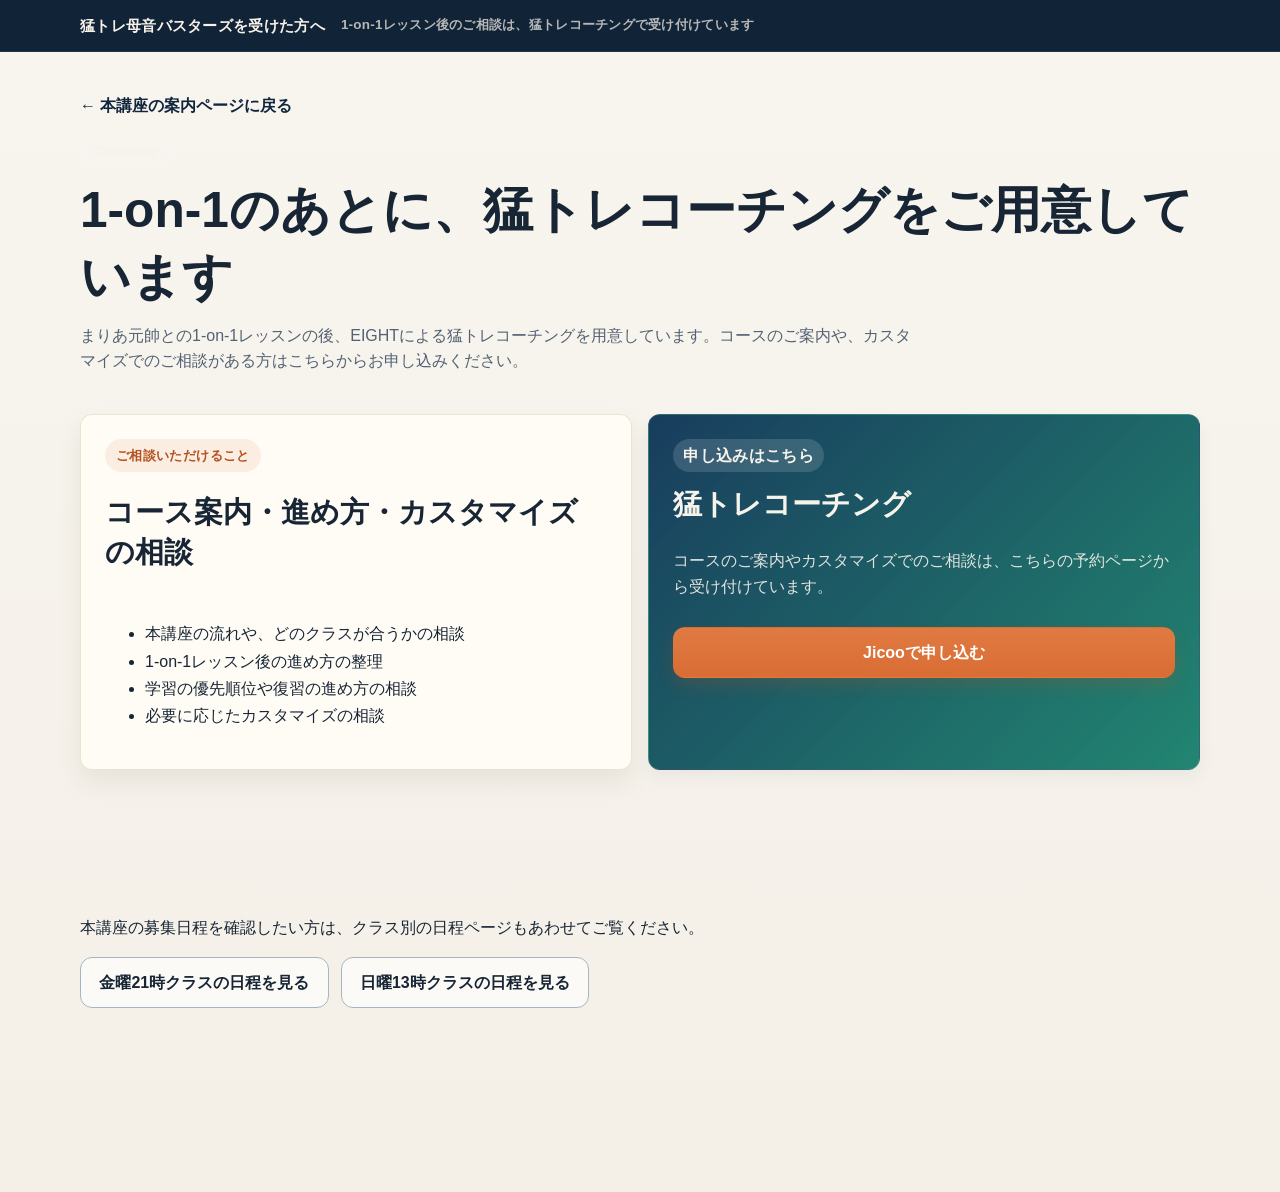
<file: coaching.html>
<!doctype html>
<html lang="ja">
  <head>
    <meta charset="UTF-8" />
    <meta name="viewport" content="width=device-width, initial-scale=1.0" />
    <title>猛トレコーチング｜猛トレ母音バスターズ参加者向け</title>
    <meta
      name="description"
      content="まりあ元帥との1-on-1レッスン後に受けられる、EIGHTによる猛トレコーチングのご案内ページです。"
    />
    <link rel="stylesheet" href="styles.css" />
  </head>
  <body class="schedule-page coaching-page">
    <div class="notice-bar">
      <div class="container notice-inner">
        <p class="notice-title">猛トレ母音バスターズを受けた方へ</p>
        <p class="notice-meta">1-on-1レッスン後のご相談は、猛トレコーチングで受け付けています</p>
      </div>
    </div>

    <header class="section-space page-hero">
      <div class="container reveal">
        <a class="back-link" href="index.html">← 本講座の案内ページに戻る</a>
        <div class="page-hero-copy">
          <p class="hero-kicker">Coaching</p>
          <h1>1-on-1のあとに、猛トレコーチングをご用意しています</h1>
          <p class="section-intro">
            まりあ元帥との1-on-1レッスンの後、EIGHTによる猛トレコーチングを用意しています。コースのご案内や、カスタマイズでのご相談がある方はこちらからお申し込みください。
          </p>
        </div>

        <div class="coaching-grid">
          <article class="offer-card coaching-card">
            <p class="offer-kicker">ご相談いただけること</p>
            <h2>コース案内・進め方・カスタマイズの相談</h2>
            <ul>
              <li>本講座の流れや、どのクラスが合うかの相談</li>
              <li>1-on-1レッスン後の進め方の整理</li>
              <li>学習の優先順位や復習の進め方の相談</li>
              <li>必要に応じたカスタマイズの相談</li>
            </ul>
          </article>

          <article class="schedule-card coaching-card coaching-card-accent">
            <p class="schedule-badge">申し込みはこちら</p>
            <h2>猛トレコーチング</h2>
            <p>コースのご案内やカスタマイズでのご相談は、こちらの予約ページから受け付けています。</p>
            <a
              class="btn btn-primary"
              href="https://www.jicoo.com/t/eimari/e/5_bTXBk9Qv0w"
              target="_blank"
              rel="noopener noreferrer"
              >Jicooで申し込む</a
            >
          </article>
        </div>
      </div>
    </header>

    <main>
      <section class="section-space">
        <div class="container reveal">
          <div class="page-link-panel">
            <p>本講座の募集日程を確認したい方は、クラス別の日程ページもあわせてご覧ください。</p>
            <div class="page-link-actions">
              <a class="btn btn-ghost" href="schedule.html#friday">金曜21時クラスの日程を見る</a>
              <a class="btn btn-ghost" href="schedule.html#sunday">日曜13時クラスの日程を見る</a>
            </div>
          </div>
        </div>
      </section>
    </main>

    <script src="script.js"></script>
  </body>
</html>
</file>
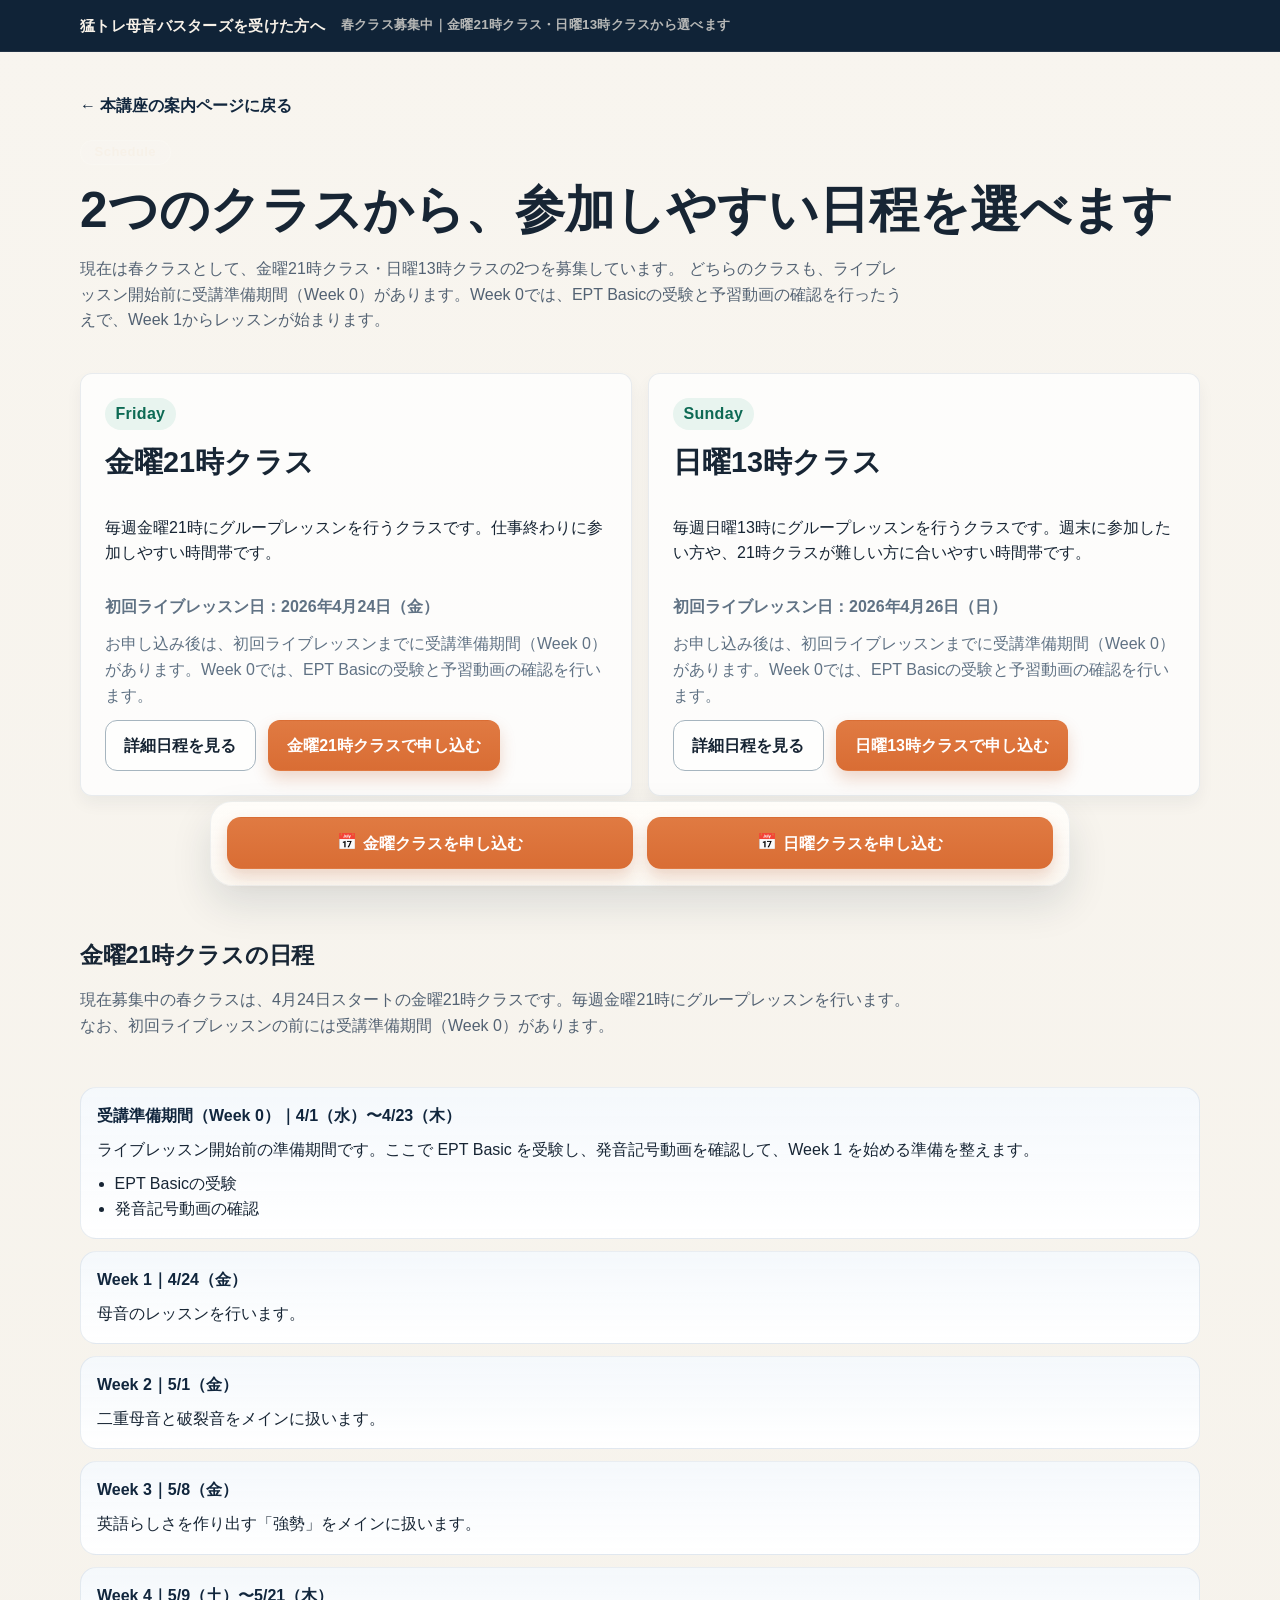
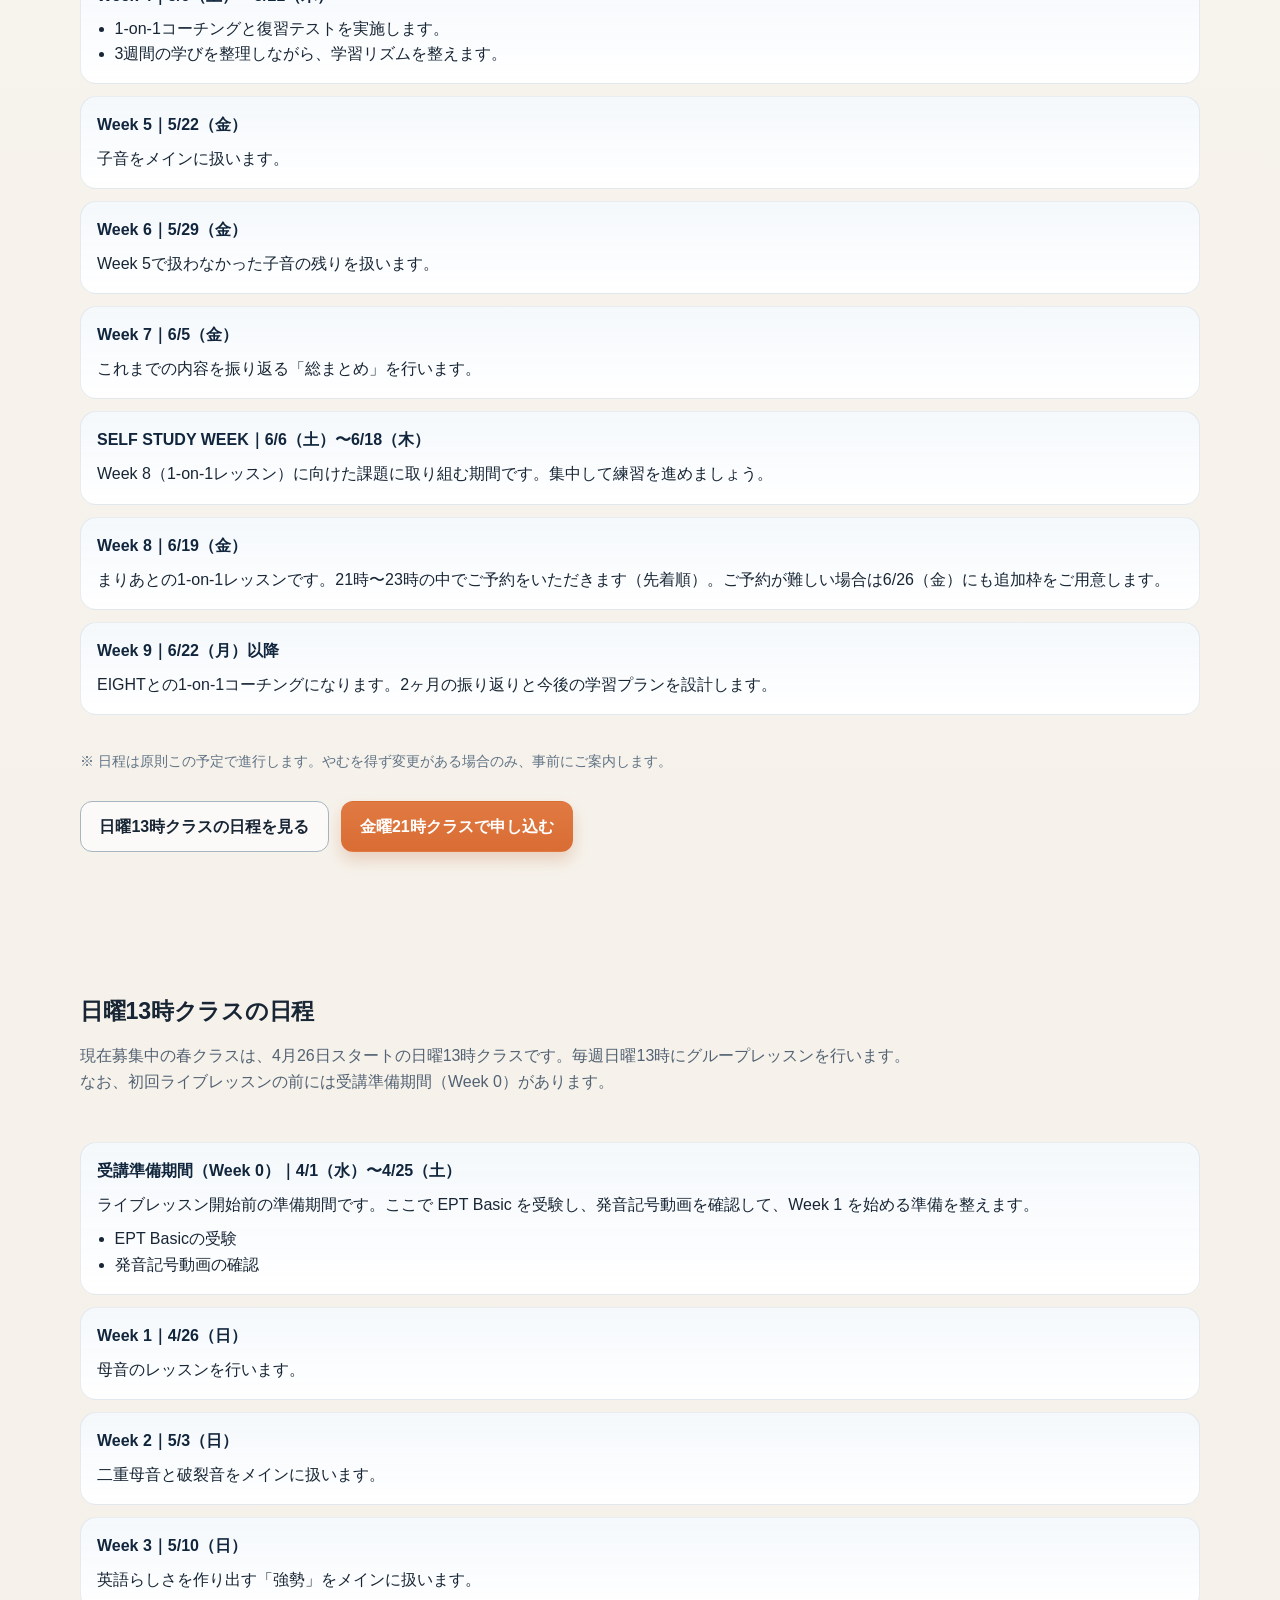
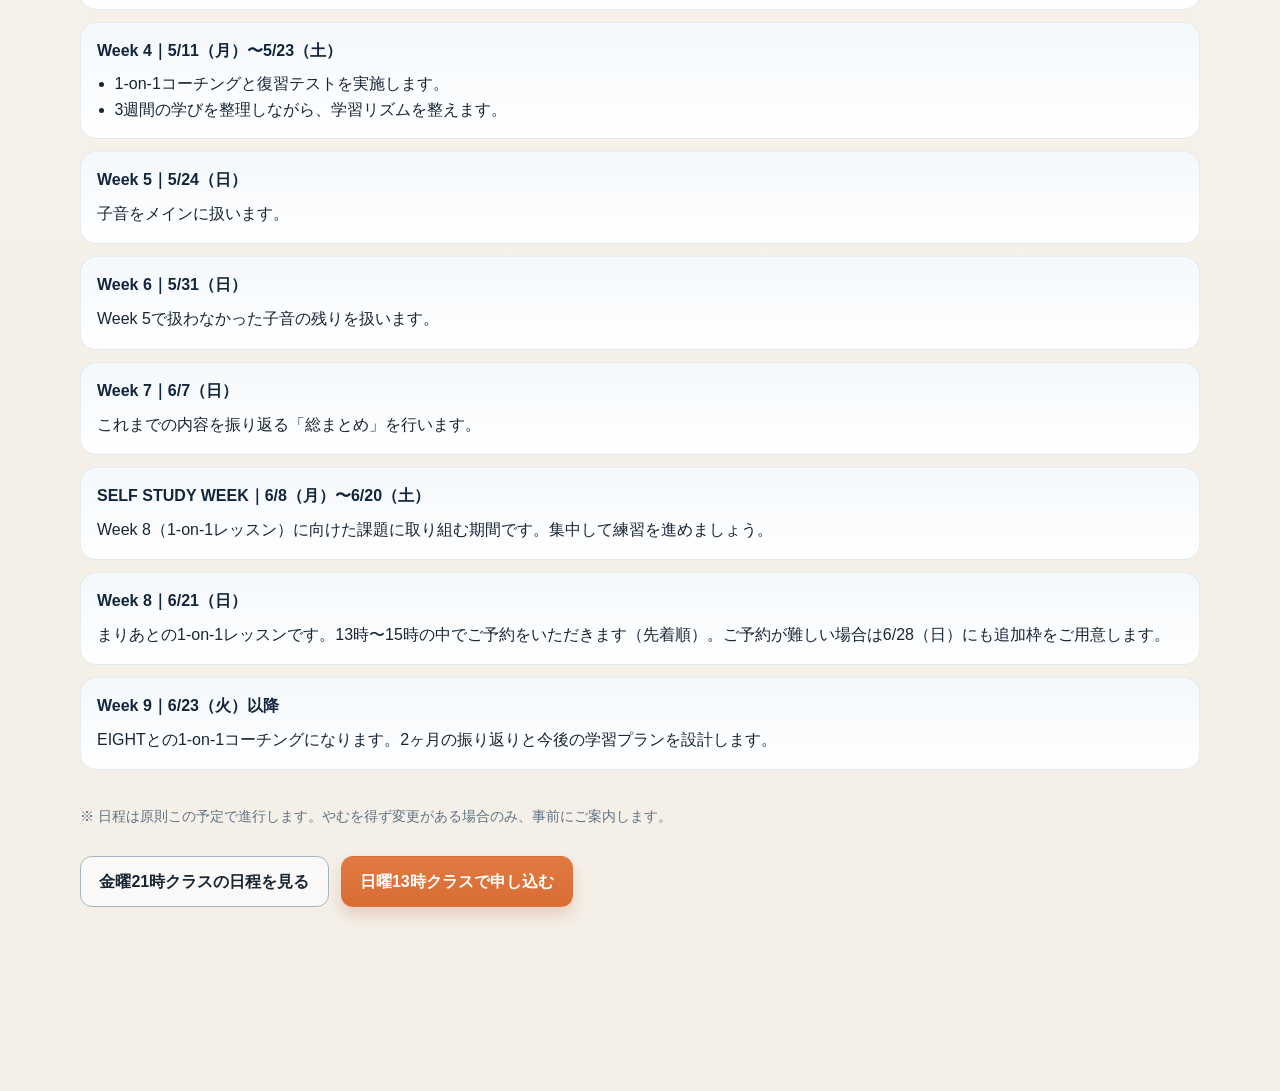
<file: schedule.html>
<!doctype html>
<html lang="ja">
  <head>
    <meta charset="UTF-8" />
    <meta name="viewport" content="width=device-width, initial-scale=1.0" />
    <title>募集日程｜猛トレ母音バスターズ参加者向け 本講座</title>
    <meta
      name="description"
      content="猛トレ参加者向け9週間講座の募集日程ページです。金曜21時クラス・日曜13時クラスの初回ライブレッスン日と受講準備期間（Week 0）を確認できます。"
    />
    <link rel="stylesheet" href="styles.css" />
  </head>
  <body class="schedule-page">
    <div class="notice-bar">
      <div class="container notice-inner">
        <p class="notice-title">猛トレ母音バスターズを受けた方へ</p>
        <p class="notice-meta">春クラス募集中｜金曜21時クラス・日曜13時クラスから選べます</p>
      </div>
    </div>

    <header class="section-space page-hero">
      <div class="container reveal">
        <a class="back-link" href="index.html">← 本講座の案内ページに戻る</a>
        <div class="page-hero-copy">
          <p class="hero-kicker">Schedule</p>
          <h1>2つのクラスから、参加しやすい日程を選べます</h1>
          <p class="section-intro">
            現在は春クラスとして、金曜21時クラス・日曜13時クラスの2つを募集しています。
            どちらのクラスも、ライブレッスン開始前に受講準備期間（Week 0）があります。Week 0では、EPT Basicの受験と予習動画の確認を行ったうえで、Week 1からレッスンが始まります。
          </p>
        </div>
        <div class="schedule-choice-grid">
          <article class="schedule-card">
            <p class="schedule-badge">Friday</p>
            <h2>金曜21時クラス</h2>
            <p>毎週金曜21時にグループレッスンを行うクラスです。仕事終わりに参加しやすい時間帯です。</p>
            <p class="schedule-start">初回ライブレッスン日：2026年4月24日（金）</p>
            <p class="schedule-prep-note">お申し込み後は、初回ライブレッスンまでに受講準備期間（Week 0）があります。Week 0では、EPT Basicの受験と予習動画の確認を行います。</p>
            <div class="page-link-actions">
              <a class="btn btn-ghost" href="#friday">詳細日程を見る</a>
              <a
                class="btn btn-primary"
                href="https://mosh.jp/services/cd2b8b1f65c8422987461fc9837e1b64?openExternalBrowser=1"
                target="_blank"
                rel="noopener noreferrer"
                >金曜21時クラスで申し込む</a
              >
            </div>
          </article>
          <article class="schedule-card">
            <p class="schedule-badge">Sunday</p>
            <h2>日曜13時クラス</h2>
            <p>毎週日曜13時にグループレッスンを行うクラスです。週末に参加したい方や、21時クラスが難しい方に合いやすい時間帯です。</p>
            <p class="schedule-start">初回ライブレッスン日：2026年4月26日（日）</p>
            <p class="schedule-prep-note">お申し込み後は、初回ライブレッスンまでに受講準備期間（Week 0）があります。Week 0では、EPT Basicの受験と予習動画の確認を行います。</p>
            <div class="page-link-actions">
              <a class="btn btn-ghost" href="#sunday">詳細日程を見る</a>
              <a
                class="btn btn-primary"
                href="https://mosh.jp/services/cdbda261116343b49d4cce0a77700ecc?openExternalBrowser=1"
                target="_blank"
                rel="noopener noreferrer"
                >日曜13時クラスで申し込む</a
              >
            </div>
          </article>
        </div>
      </div>
    </header>

    <main>
      <section class="section-space" id="friday">
        <div class="container reveal">
          <div class="section-head">
            <h2 class="section-title">金曜21時クラスの日程</h2>
            <p class="section-intro">
              現在募集中の春クラスは、4月24日スタートの金曜21時クラスです。毎週金曜21時にグループレッスンを行います。なお、初回ライブレッスンの前には受講準備期間（Week 0）があります。
            </p>
          </div>
          <div class="week-list">
            <article class="week-item">
              <p class="week-label">受講準備期間（Week 0）｜4/1（水）〜4/23（木）</p>
              <p>ライブレッスン開始前の準備期間です。ここで EPT Basic を受験し、発音記号動画を確認して、Week 1 を始める準備を整えます。</p>
              <ul class="week-bullets">
                <li>EPT Basicの受験</li>
                <li>発音記号動画の確認</li>
              </ul>
            </article>
            <article class="week-item">
              <p class="week-label">Week 1｜4/24（金）</p>
              <p>母音のレッスンを行います。</p>
            </article>
            <article class="week-item">
              <p class="week-label">Week 2｜5/1（金）</p>
              <p>二重母音と破裂音をメインに扱います。</p>
            </article>
            <article class="week-item">
              <p class="week-label">Week 3｜5/8（金）</p>
              <p>英語らしさを作り出す「強勢」をメインに扱います。</p>
            </article>
            <article class="week-item">
              <p class="week-label">Week 4｜5/9（土）〜5/21（木）</p>
              <ul class="week-bullets">
                <li>1-on-1コーチングと復習テストを実施します。</li>
                <li>3週間の学びを整理しながら、学習リズムを整えます。</li>
              </ul>
            </article>
            <article class="week-item">
              <p class="week-label">Week 5｜5/22（金）</p>
              <p>子音をメインに扱います。</p>
            </article>
            <article class="week-item">
              <p class="week-label">Week 6｜5/29（金）</p>
              <p>Week 5で扱わなかった子音の残りを扱います。</p>
            </article>
            <article class="week-item">
              <p class="week-label">Week 7｜6/5（金）</p>
              <p>これまでの内容を振り返る「総まとめ」を行います。</p>
            </article>
            <article class="week-item">
              <p class="week-label">SELF STUDY WEEK｜6/6（土）〜6/18（木）</p>
              <p>Week 8（1-on-1レッスン）に向けた課題に取り組む期間です。集中して練習を進めましょう。</p>
            </article>
            <article class="week-item">
              <p class="week-label">Week 8｜6/19（金）</p>
              <p>まりあとの1-on-1レッスンです。21時〜23時の中でご予約をいただきます（先着順）。ご予約が難しい場合は6/26（金）にも追加枠をご用意します。</p>
            </article>
            <article class="week-item">
              <p class="week-label">Week 9｜6/22（月）以降</p>
              <p>EIGHTとの1-on-1コーチングになります。2ヶ月の振り返りと今後の学習プランを設計します。</p>
            </article>
          </div>
          <div class="schedule-footer">
            <p class="schedule-note">※ 日程は原則この予定で進行します。やむを得ず変更がある場合のみ、事前にご案内します。</p>
            <div class="page-link-actions">
              <a class="btn btn-ghost" href="#sunday">日曜13時クラスの日程を見る</a>
              <a
                class="btn btn-primary"
                href="https://mosh.jp/services/cd2b8b1f65c8422987461fc9837e1b64?openExternalBrowser=1"
                target="_blank"
                rel="noopener noreferrer"
                >金曜21時クラスで申し込む</a
              >
            </div>
          </div>
        </div>
      </section>

      <section class="section-space section-tone" id="sunday">
        <div class="container reveal">
          <div class="section-head">
            <h2 class="section-title">日曜13時クラスの日程</h2>
            <p class="section-intro">
              現在募集中の春クラスは、4月26日スタートの日曜13時クラスです。毎週日曜13時にグループレッスンを行います。なお、初回ライブレッスンの前には受講準備期間（Week 0）があります。
            </p>
          </div>
          <div class="week-list">
            <article class="week-item">
              <p class="week-label">受講準備期間（Week 0）｜4/1（水）〜4/25（土）</p>
              <p>ライブレッスン開始前の準備期間です。ここで EPT Basic を受験し、発音記号動画を確認して、Week 1 を始める準備を整えます。</p>
              <ul class="week-bullets">
                <li>EPT Basicの受験</li>
                <li>発音記号動画の確認</li>
              </ul>
            </article>
            <article class="week-item">
              <p class="week-label">Week 1｜4/26（日）</p>
              <p>母音のレッスンを行います。</p>
            </article>
            <article class="week-item">
              <p class="week-label">Week 2｜5/3（日）</p>
              <p>二重母音と破裂音をメインに扱います。</p>
            </article>
            <article class="week-item">
              <p class="week-label">Week 3｜5/10（日）</p>
              <p>英語らしさを作り出す「強勢」をメインに扱います。</p>
            </article>
            <article class="week-item">
              <p class="week-label">Week 4｜5/11（月）〜5/23（土）</p>
              <ul class="week-bullets">
                <li>1-on-1コーチングと復習テストを実施します。</li>
                <li>3週間の学びを整理しながら、学習リズムを整えます。</li>
              </ul>
            </article>
            <article class="week-item">
              <p class="week-label">Week 5｜5/24（日）</p>
              <p>子音をメインに扱います。</p>
            </article>
            <article class="week-item">
              <p class="week-label">Week 6｜5/31（日）</p>
              <p>Week 5で扱わなかった子音の残りを扱います。</p>
            </article>
            <article class="week-item">
              <p class="week-label">Week 7｜6/7（日）</p>
              <p>これまでの内容を振り返る「総まとめ」を行います。</p>
            </article>
            <article class="week-item">
              <p class="week-label">SELF STUDY WEEK｜6/8（月）〜6/20（土）</p>
              <p>Week 8（1-on-1レッスン）に向けた課題に取り組む期間です。集中して練習を進めましょう。</p>
            </article>
            <article class="week-item">
              <p class="week-label">Week 8｜6/21（日）</p>
              <p>まりあとの1-on-1レッスンです。13時〜15時の中でご予約をいただきます（先着順）。ご予約が難しい場合は6/28（日）にも追加枠をご用意します。</p>
            </article>
            <article class="week-item">
              <p class="week-label">Week 9｜6/23（火）以降</p>
              <p>EIGHTとの1-on-1コーチングになります。2ヶ月の振り返りと今後の学習プランを設計します。</p>
            </article>
          </div>
          <div class="schedule-footer">
            <p class="schedule-note">※ 日程は原則この予定で進行します。やむを得ず変更がある場合のみ、事前にご案内します。</p>
            <div class="page-link-actions">
              <a class="btn btn-ghost" href="#friday">金曜21時クラスの日程を見る</a>
              <a
                class="btn btn-primary"
                href="https://mosh.jp/services/cdbda261116343b49d4cce0a77700ecc?openExternalBrowser=1"
                target="_blank"
                rel="noopener noreferrer"
                >日曜13時クラスで申し込む</a
              >
            </div>
          </div>
        </div>
      </section>
    </main>

    <div class="floating-cta schedule-floating-cta" aria-label="固定申込CTA">
      <div class="container floating-cta-inner schedule-floating-cta-inner">
        <a
          class="btn btn-primary schedule-floating-cta-button"
          href="https://mosh.jp/services/cd2b8b1f65c8422987461fc9837e1b64?openExternalBrowser=1"
          target="_blank"
          rel="noopener noreferrer"
          ><span class="floating-cta-icon" aria-hidden="true">📅</span>金曜クラスを申し込む</a
        >
        <a
          class="btn btn-primary schedule-floating-cta-button"
          href="https://mosh.jp/services/cdbda261116343b49d4cce0a77700ecc?openExternalBrowser=1"
          target="_blank"
          rel="noopener noreferrer"
          ><span class="floating-cta-icon" aria-hidden="true">📅</span>日曜クラスを申し込む</a
        >
      </div>
    </div>

    <script src="script.js"></script>
  </body>
</html>
</file>
<file: styles.css>
:root {
  --bg: #f4f0e8;
  --surface: #fffdf9;
  --surface-soft: #edf4fb;
  --ink: #172534;
  --muted: #536273;
  --line: #d9dde3;
  --accent: #d96d34;
  --accent-deep: #b4511e;
  --teal: #0f7c66;
  --navy: #11263d;
  --gold: #c3a26c;
  --radius: 12px;
  --shadow: 0 8px 18px rgba(17, 38, 61, 0.06);
  --space-1: 0.25rem;
  --space-2: 0.5rem;
  --space-3: 0.75rem;
  --space-4: 1rem;
  --space-5: 1.25rem;
  --space-6: 1.5rem;
  --space-7: 2rem;
  --space-8: 2.5rem;
  --space-9: 3.25rem;
  --floating-offset: 2.5rem;
  --container-gutter: 1.5rem;
  --container-pad: 0.125rem;
  --panel-padding: 1.25rem;
  --panel-padding-lg: 1.5rem;
}

* {
  box-sizing: border-box;
}

html {
  scroll-behavior: smooth;
}

body {
  position: relative;
  margin: 0;
  padding-bottom: calc(var(--floating-offset) + env(safe-area-inset-bottom, 0px));
  font-family: "Hiragino Sans", "Yu Gothic", "Meiryo", sans-serif;
  color: var(--ink);
  line-height: 1.7;
  background: linear-gradient(180deg, #f8f5ef 0%, var(--bg) 100%);
}

body.coaching-funnel {
  padding-bottom: calc(6.5rem + env(safe-area-inset-bottom, 0px));
}

body.schedule-page {
  padding-bottom: calc(8.75rem + env(safe-area-inset-bottom, 0px));
}

body::before {
  display: none;
}

img {
  display: block;
  width: 100%;
  border-radius: calc(var(--radius) - 4px);
}

a {
  color: inherit;
}

.container {
  width: min(1120px, calc(100% - (var(--container-gutter) * 2)));
  margin-inline: auto;
  padding-inline: var(--container-pad);
}

.narrow {
  width: min(980px, 100%);
}

.section-space {
  padding: 3.75rem 0;
  position: relative;
}

.section-tone {
  border-block: 0;
}

.section-quiet {
  padding-top: 2.5rem;
  padding-bottom: 2.5rem;
}

.section-title {
  font-size: clamp(1.12rem, 2.2vw, 1.45rem);
  font-weight: 800;
  letter-spacing: -0.01em;
  line-height: 1.35;
  margin: 0 0 var(--space-7);
}

.section-head {
  display: grid;
  gap: var(--space-3);
  margin-bottom: var(--space-5);
}

.section-chip {
  margin: 0;
  width: fit-content;
  padding: 0.28rem 0.62rem;
  border-radius: 999px;
  background: rgba(255, 255, 255, 0.72);
  border: 1px solid rgba(121, 145, 170, 0.16);
  color: #7d6242;
  font-size: 0.72rem;
  font-weight: 800;
  letter-spacing: 0.08em;
  text-transform: uppercase;
}

.section-head .section-title {
  margin-bottom: 0;
}

.section-head-tight {
  margin-bottom: var(--space-4);
}

.timing-copy {
  display: grid;
  gap: var(--space-2);
  max-width: 46rem;
}

.timing-copy p {
  margin: 0;
  color: var(--navy);
  font-size: clamp(1.05rem, 2.2vw, 1.28rem);
  font-weight: 700;
  line-height: 1.7;
}

.bridge-copy {
  display: grid;
  gap: 0.8rem;
  max-width: 46rem;
}

.bridge-copy p {
  margin: 0;
  color: var(--muted);
  font-size: 0.97rem;
  line-height: 1.74;
}

.bridge-copy strong {
  color: var(--navy);
  font-weight: 800;
}

.timing-point-list {
  margin-bottom: var(--space-4);
}

.timing-point-list li {
  color: var(--navy);
  font-weight: 700;
}

.timing-note {
  margin: 0;
  max-width: 44rem;
  color: var(--muted);
  font-size: 0.96rem;
  line-height: 1.78;
}

.guide-card {
  display: grid;
  gap: var(--space-4);
  max-width: 44rem;
}

.scenario-strip {
  display: grid;
  grid-template-columns: repeat(2, minmax(0, 1fr));
  gap: 0.75rem;
  margin: -0.2rem 0 1.55rem;
}

.scenario-item {
  --scenario-accent: rgba(216, 186, 115, 0.88);
  position: relative;
  display: grid;
  gap: 0.22rem;
  align-content: start;
  min-height: 4.4rem;
  padding: 0.85rem 0.95rem 0.9rem;
  border-radius: 12px;
  background: linear-gradient(180deg, rgba(255, 255, 255, 0.7), rgba(255, 255, 255, 0.48));
  border: 1px solid rgba(121, 145, 170, 0.14);
  box-shadow: inset 0 2px 0 var(--scenario-accent);
}

.scenario-item:nth-child(1) {
  --scenario-accent: rgba(236, 179, 142, 0.92);
}

.scenario-item:nth-child(2) {
  --scenario-accent: rgba(137, 186, 232, 0.9);
}

.scenario-item:nth-child(3) {
  --scenario-accent: rgba(129, 206, 181, 0.9);
}

.scenario-item:nth-child(4) {
  --scenario-accent: rgba(214, 188, 118, 0.92);
}

.scenario-item:nth-child(5) {
  --scenario-accent: rgba(170, 155, 214, 0.88);
}

.scenario-item:last-child {
  grid-column: 1 / -1;
}

.scenario-item::after {
  content: "";
  position: absolute;
  right: -0.38rem;
  top: 50%;
  width: 0.76rem;
  height: 1px;
  background: rgba(121, 145, 170, 0.24);
  transform: translateY(-50%);
  display: none;
}

.scenario-num {
  margin: 0;
  color: #7d6242;
  font-size: 0.72rem;
  font-weight: 800;
  letter-spacing: 0.08em;
}

.scenario-label {
  margin: 0;
  color: var(--navy);
  font-size: 0.95rem;
  font-weight: 700;
  line-height: 1.45;
}

.tiny-icon {
  width: 0.95rem;
  height: 0.95rem;
  border-radius: 999px;
  display: inline-block;
  box-shadow: inset 0 0 0 1px rgba(255, 255, 255, 0.55);
}

.tiny-icon-peach {
  background: linear-gradient(180deg, #f7c8b0, #f0ab84);
}

.tiny-icon-blue {
  background: linear-gradient(180deg, #bfd9f5, #8cb7e8);
}

.tiny-icon-mint {
  background: linear-gradient(180deg, #bfe5d8, #84d0b6);
}

.tiny-icon-gold {
  background: linear-gradient(180deg, #edd8a6, #d8ba73);
}

.swipe-hint {
  margin: 0;
  color: #607284;
  font-size: 0.85rem;
  font-weight: 700;
}

.notice-bar {
  position: relative;
  z-index: 20;
  background: #102337;
  color: #f7f1e8;
  border-bottom: 1px solid rgba(255, 255, 255, 0.08);
}

.notice-inner {
  display: flex;
  flex-wrap: wrap;
  gap: var(--space-2) var(--space-4);
  padding: 0.8rem 0;
  align-items: center;
}

.notice-title {
  margin: 0;
  font-weight: 700;
  font-size: 0.95rem;
  letter-spacing: 0.02em;
}

.notice-meta {
  margin: 0;
  color: rgba(247, 241, 232, 0.72);
  font-size: 0.84rem;
  font-weight: 600;
  letter-spacing: 0.02em;
}

.hero {
  position: relative;
  padding-top: 2rem;
  padding-bottom: 4.5rem;
  background:
    radial-gradient(circle at 80% 18%, rgba(255, 255, 255, 0.06), transparent 22%),
    linear-gradient(180deg, #11263d 0%, #17314d 100%);
  color: #f7f1e8;
}

.hero::before {
  content: "";
  position: absolute;
  inset: auto 0 0;
  height: 1px;
  background: rgba(255, 255, 255, 0.08);
  pointer-events: none;
}

.hero-shell {
  position: relative;
  z-index: 1;
}

.hero-layout {
  display: block;
}

.hero-copy {
  display: grid;
  gap: var(--space-5);
}

.hero-copy-centered {
  max-width: 38rem;
  margin: 0 auto;
}

.hero-kicker {
  display: inline-flex;
  align-items: center;
  margin: 0;
  background: rgba(255, 255, 255, 0.08);
  color: #f7f1e8;
  border: 1px solid rgba(255, 255, 255, 0.12);
  border-radius: 999px;
  padding: 0.28rem 0.85rem;
  font-size: 0.82rem;
  font-weight: 800;
  line-height: 1.1;
  letter-spacing: 0.03em;
  justify-self: start;
}

.hero h1 {
  margin: 0;
  color: #fffdf9;
  line-height: 1.14;
  letter-spacing: -0.02em;
  font-size: clamp(2.2rem, 8vw, 3.6rem);
}

.hero-sub {
  margin: 0;
  color: rgba(247, 241, 232, 0.86);
  max-width: 33rem;
  font-size: 0.98rem;
  line-height: 1.72;
}

.hero-sub strong {
  color: #fffdf9;
  font-weight: 800;
}

.hero-metrics {
  display: grid;
  grid-template-columns: 1fr;
  gap: var(--space-3);
  margin: 0;
}

.metric-card {
  position: relative;
  padding: var(--panel-padding);
  padding-left: calc(var(--panel-padding) + 2.4rem);
  border: 1px solid rgba(121, 145, 170, 0.24);
  border-radius: 18px;
  background: rgba(255, 255, 255, 0.64);
  box-shadow: 0 14px 30px rgba(15, 53, 87, 0.08);
  backdrop-filter: blur(10px);
}

.metric-card::before,
.card::before,
.future-card::before,
.support-card::before,
.quote-card::before {
  content: attr(data-icon);
  position: absolute;
  top: var(--space-4);
  left: var(--space-4);
  width: 1.7rem;
  height: 1.7rem;
  display: grid;
  place-items: center;
  border-radius: 999px;
  font-size: 0.82rem;
  font-weight: 800;
  line-height: 1;
}

.metric-card::before {
  background: #edf4fb;
  color: #1f4f79;
}

.metric-card strong {
  display: block;
  margin-bottom: var(--space-1);
  color: var(--navy);
  font-size: 1rem;
}

.metric-card span {
  display: block;
  color: #5f7183;
  font-size: 0.86rem;
  line-height: 1.5;
}

.hero-note {
  font-size: 0.88rem;
  color: #607284;
  margin: 0;
}

.hero-visual {
  margin: 0;
}

.hero-visual-frame {
  position: relative;
  overflow: hidden;
  border-radius: 24px;
  border: 1px solid rgba(255, 255, 255, 0.45);
  box-shadow:
    0 24px 56px rgba(15, 53, 87, 0.22),
    inset 0 1px 0 rgba(255, 255, 255, 0.5);
  background: linear-gradient(180deg, rgba(255, 255, 255, 0.42), rgba(255, 255, 255, 0.1));
  padding: var(--space-3);
}

.hero-visual-frame img {
  height: auto;
  aspect-ratio: auto;
  object-fit: contain;
  object-position: center top;
  border-radius: 20px;
}

.hero-floating-card {
  position: static;
  max-width: none;
  padding: var(--space-4);
  border-radius: 18px;
  background: rgba(8, 27, 46, 0.78);
  color: #f7f3eb;
  border: 1px solid rgba(255, 255, 255, 0.16);
  box-shadow: 0 14px 30px rgba(8, 27, 46, 0.24);
  backdrop-filter: blur(8px);
}

.hero-floating-label {
  margin: 0 0 var(--space-1);
  font-size: 0.72rem;
  letter-spacing: 0.08em;
  text-transform: uppercase;
  color: #c7d7e8;
}

.hero-floating-card strong {
  display: block;
  line-height: 1.5;
  font-size: 1rem;
}

.hero-floating-top {
  display: none;
}

.hero-floating-bottom {
  margin: var(--space-3) 0 0;
}

.hero-visual-caption {
  margin: var(--space-3) 0 0;
  padding-inline: 0.4rem;
  color: #5f7183;
  font-size: 0.88rem;
}

.lesson-scene {
  margin: 0;
  display: grid;
  gap: var(--space-4);
}

.lesson-scene-frame {
  padding: var(--space-3);
  border-radius: 28px;
  background:
    radial-gradient(circle at right top, rgba(15, 124, 102, 0.18), transparent 25%),
    linear-gradient(180deg, rgba(255, 255, 255, 0.82), rgba(236, 244, 252, 0.88));
  border: 1px solid rgba(121, 145, 170, 0.16);
  box-shadow:
    0 22px 48px rgba(15, 53, 87, 0.14),
    inset 0 1px 0 rgba(255, 255, 255, 0.78);
}

.lesson-scene figcaption {
  margin: 0;
  text-align: center;
  color: #607284;
  font-size: 0.9rem;
}

.btn {
  display: inline-flex;
  align-items: center;
  justify-content: center;
  gap: 0.45rem;
  min-height: 48px;
  padding: 0.68rem 1.15rem;
  border-radius: 12px;
  border: 1px solid transparent;
  font-weight: 700;
  text-decoration: none;
  transition: transform 0.2s ease, box-shadow 0.2s ease, background-color 0.2s ease;
}

.btn:hover {
  transform: translateY(-1px);
}

.btn-primary {
  background: linear-gradient(180deg, #e07a42 0%, var(--accent) 100%);
  color: #fff;
  box-shadow: 0 8px 16px rgba(180, 81, 30, 0.22);
}

.btn-primary:hover {
  box-shadow: 0 10px 20px rgba(180, 81, 30, 0.26);
}

.btn-secondary {
  background: rgba(15, 53, 87, 0.08);
  border-color: rgba(15, 53, 87, 0.18);
  color: var(--navy);
}

.btn-secondary:hover {
  box-shadow: 0 10px 24px rgba(15, 53, 87, 0.08);
}

.btn-ghost {
  border-color: #a6b5bf;
  background: rgba(255, 255, 255, 0.65);
}

.btn-choice {
  background: rgba(255, 255, 255, 0.86);
  border-color: rgba(15, 53, 87, 0.14);
  color: var(--navy);
  box-shadow: 0 8px 18px rgba(15, 53, 87, 0.08);
}

.btn-choice:hover {
  box-shadow: 0 10px 22px rgba(15, 53, 87, 0.11);
}

.btn-link {
  min-height: auto;
  padding: 0;
  border: 0;
  border-radius: 0;
  background: transparent;
  box-shadow: none;
  color: var(--navy);
  justify-content: flex-start;
}

.btn-link:hover {
  transform: none;
  text-decoration: underline;
}

.text-link {
  width: fit-content;
  color: var(--navy);
  font-weight: 700;
  text-decoration: none;
  border-bottom: 1px solid rgba(15, 53, 87, 0.22);
}

.text-link:hover {
  border-color: rgba(15, 53, 87, 0.55);
}

.icon-link {
  display: inline-flex;
  align-items: center;
  gap: 0.45rem;
}

.icon-link::before {
  display: inline-grid;
  place-items: center;
  width: 1.2rem;
  height: 1.2rem;
  border-radius: 999px;
  font-size: 0.72rem;
  font-weight: 800;
  line-height: 1;
  flex: 0 0 auto;
}

.icon-link-audio::before {
  content: "♪";
  background: rgba(15, 53, 87, 0.08);
  color: var(--navy);
}

.icon-link-calendar::before {
  content: "↗";
  background: rgba(15, 124, 102, 0.12);
  color: #0d6a54;
}

.hero-cta {
  display: flex;
  flex-wrap: wrap;
  gap: var(--space-3);
  align-items: center;
}

.step-journey {
  display: grid;
  gap: 0.7rem;
}

.step-journey-item {
  display: grid;
  gap: 0.16rem;
  padding: 0.8rem 0.9rem;
  border-radius: 12px;
  background: rgba(255, 255, 255, 0.08);
  border: 1px solid rgba(255, 255, 255, 0.12);
}

.step-journey-item-done {
  background: rgba(255, 255, 255, 0.06);
}

.step-journey-item-current {
  background: rgba(255, 255, 255, 0.12);
  border-color: rgba(240, 182, 128, 0.42);
  box-shadow: inset 0 2px 0 rgba(240, 182, 128, 0.55);
}

.step-journey-num {
  margin: 0;
  color: #f0b680;
  font-size: 0.72rem;
  font-weight: 800;
  letter-spacing: 0.08em;
}

.step-journey-label {
  margin: 0;
  color: #fffdf9;
  font-size: 0.95rem;
  font-weight: 700;
  line-height: 1.45;
}

.step-journey-meta {
  margin: 0;
  color: rgba(247, 241, 232, 0.72);
  font-size: 0.82rem;
  line-height: 1.5;
}

.hero-meta {
  display: grid;
  gap: var(--space-3);
}

.hero-meta-label {
  margin: 0;
  color: #607284;
  font-size: 0.84rem;
  font-weight: 800;
  letter-spacing: 0.03em;
}

.hero-signals {
  display: flex;
  flex-wrap: wrap;
  gap: 0.7rem;
}

.hero-signal {
  display: inline-flex;
  align-items: center;
  min-height: 2.2rem;
  padding: 0.45rem 0.85rem;
  border: 1px solid rgba(15, 53, 87, 0.12);
  border-radius: 999px;
  background: rgba(255, 255, 255, 0.72);
  color: #385066;
  font-size: 0.88rem;
  font-weight: 700;
  line-height: 1.4;
}

.hero-proof-link {
  width: fit-content;
  color: rgba(247, 241, 232, 0.9);
  font-size: 0.9rem;
  font-weight: 700;
  text-decoration: none;
  border-bottom: 1px solid rgba(247, 241, 232, 0.22);
}

.hero-proof-link:hover {
  border-color: rgba(247, 241, 232, 0.5);
}

.hero-aside {
  display: none;
}

.hero-aside-card {
  display: grid;
  gap: var(--space-3);
  padding: 1.2rem;
  border-radius: 12px;
  background: rgba(255, 255, 255, 0.08);
  border: 1px solid rgba(255, 255, 255, 0.12);
}

.hero-aside-media {
  display: grid;
  gap: 0.55rem;
  margin: 0;
}

.hero-aside-media img {
  width: 100%;
  border-radius: 10px;
  border: 1px solid rgba(255, 255, 255, 0.12);
  box-shadow: 0 10px 24px rgba(8, 27, 46, 0.18);
}

.hero-aside-media figcaption {
  margin: 0;
  color: rgba(247, 241, 232, 0.72);
  font-size: 0.82rem;
  line-height: 1.65;
}

.hero-aside-label {
  margin: 0;
  color: rgba(247, 241, 232, 0.72);
  font-size: 0.82rem;
  font-weight: 800;
  letter-spacing: 0.03em;
}

.hero-aside-title {
  margin: 0;
  color: #fffdf9;
  font-size: 1.08rem;
  font-weight: 800;
  line-height: 1.42;
}

.hero-aside-list {
  list-style: none;
  display: grid;
  gap: 0.65rem;
  margin: 0;
  padding: 0;
}

.hero-aside-list li {
  position: relative;
  padding-left: 1.1rem;
  color: rgba(247, 241, 232, 0.9);
  font-size: 0.94rem;
}

.hero-aside-list li::before {
  content: "";
  position: absolute;
  top: 0.62rem;
  left: 0;
  width: 0.38rem;
  height: 0.38rem;
  border-radius: 999px;
  background: #f0b680;
}

.hero-aside-link {
  width: fit-content;
  display: inline-flex;
  align-items: center;
  gap: 0.38rem;
  color: #fffdf9;
  font-size: 0.9rem;
  font-weight: 700;
  text-decoration: none;
  border-bottom: 1px solid rgba(255, 255, 255, 0.2);
}

.hero-aside-link-icon {
  line-height: 1;
  transform: translateY(-1px);
}

.hero-aside-link:hover {
  border-bottom-color: rgba(255, 255, 255, 0.5);
}

.hero-aside-links {
  display: grid;
  gap: 0.7rem;
}

.section-bridge {
  margin: var(--space-6) 0 0;
  color: #607284;
  font-size: 0.92rem;
  line-height: 1.65;
}

.clarify-grid {
  display: grid;
  gap: var(--space-3);
}

.clarify-card {
  display: grid;
  gap: 0.35rem;
  padding: 1rem 1.05rem;
  border-radius: 12px;
  background: rgba(255, 255, 255, 0.72);
  border: 1px solid rgba(121, 145, 170, 0.14);
}

.clarify-num {
  margin: 0;
  color: #7d6242;
  font-size: 0.72rem;
  font-weight: 800;
  letter-spacing: 0.08em;
}

.clarify-card h3 {
  margin: 0;
  font-size: 1rem;
}

.clarify-card p:last-child {
  margin: 0;
  color: var(--muted);
  font-size: 0.93rem;
  line-height: 1.7;
}

h2 {
  margin: 0 0 var(--space-5);
  line-height: 1.4;
  font-size: clamp(1.35rem, 2.4vw, 1.8rem);
}

h3 {
  margin: 0 0 var(--space-3);
  line-height: 1.4;
  font-size: 1.16rem;
  font-weight: 800;
  letter-spacing: -0.01em;
}

p {
  margin: 0 0 var(--space-4);
}

.point-list {
  list-style: none;
  padding-left: 0;
  margin: 0 0 var(--space-6);
}

.point-list li {
  position: relative;
  padding-left: 2rem;
  margin-bottom: var(--space-2);
}

.point-list li::before {
  content: "";
  position: absolute;
  top: 0.48rem;
  left: 0.15rem;
  width: 0.8rem;
  height: 0.8rem;
  border-radius: 999px;
  background: linear-gradient(180deg, #e88d5b, var(--accent));
  box-shadow: 0 0 0 4px rgba(223, 107, 50, 0.12);
}

.lead-end {
  margin: 0;
  font-size: 1.06rem;
  font-weight: 700;
}

.reason-note {
  margin: 0;
  color: #8a4b1a;
  font-weight: 700;
}

.compare-grid {
  display: grid;
  grid-template-columns: 1fr;
  gap: var(--space-5);
}

.compare-panel {
  padding: 0 0 0 1rem;
  border-left: 2px solid rgba(121, 145, 170, 0.18);
}

.compare-panel h3 {
  margin-bottom: var(--space-2);
}

.compare-panel ul {
  margin: 0;
  padding-left: 1.1rem;
}

.compare-panel li {
  margin-bottom: var(--space-2);
}

.compare-panel-left {
  border-left-color: rgba(31, 79, 121, 0.28);
}

.compare-panel-right {
  border-left-color: rgba(15, 124, 102, 0.26);
}

.reason-stack {
  display: grid;
  gap: var(--space-5);
}

.reason-copy {
  display: grid;
  gap: var(--space-3);
}

.compact-list {
  margin: 0;
}

.flow-grid {
  display: grid;
  grid-template-columns: 1fr;
  gap: var(--space-4);
}

.future-card {
  position: relative;
  display: grid;
  gap: var(--space-2);
  padding: 1rem 0 1rem 2.8rem;
  background: transparent;
  border: 0;
  border-bottom: 1px solid rgba(121, 145, 170, 0.18);
  border-radius: 0;
  box-shadow: none;
}

.future-card::before {
  top: 1rem;
  left: 0;
  background: #eef7f3;
  color: #0d6a54;
}

.timeline {
  list-style: none;
  margin: 0;
  padding: 0;
  position: relative;
}

.timeline::before {
  content: "";
  position: absolute;
  left: 16px;
  top: 0.6rem;
  bottom: 0.6rem;
  width: 2px;
  background: linear-gradient(#1f4f79, #0f7c66);
}

.timeline li {
  position: relative;
  margin: 0 0 var(--space-5) 0;
  padding: 0.1rem 0 0.5rem 2.9rem;
}

.timeline li::before {
  content: "";
  position: absolute;
  left: 8px;
  top: 0.45rem;
  width: 18px;
  height: 18px;
  border-radius: 50%;
  background: #fff;
  border: 4px solid var(--accent);
}

.step {
  margin: 0;
  font-weight: 800;
  color: #8a4b1a;
}

.support-pills {
  list-style: none;
  display: flex;
  flex-wrap: wrap;
  gap: var(--space-3);
  margin: 0;
  padding: 0;
}

.support-pills li {
  padding: 0.7rem 0.95rem;
  border-radius: 999px;
  background: rgba(255, 255, 255, 0.92);
  border: 1px solid rgba(121, 145, 170, 0.16);
  font-size: 0.92rem;
  font-weight: 700;
}

.benefit-grid {
  display: grid;
  grid-template-columns: 1fr;
  gap: var(--space-3);
}

.benefit-card {
  position: relative;
  display: grid;
  gap: var(--space-2);
  padding: 0.2rem 0 0.2rem 2.4rem;
  background: transparent;
  border: 0;
  box-shadow: none;
}

.benefit-card::before {
  content: attr(data-icon);
  position: absolute;
  top: 0.2rem;
  left: 0;
  width: 1.7rem;
  height: 1.7rem;
  min-width: 1.7rem;
  padding-inline: 0;
  display: grid;
  place-items: center;
  border-radius: 999px;
  background: #eaf4f0;
  color: #0d6a54;
  font-size: 0.78rem;
  font-weight: 800;
  letter-spacing: 0;
  box-shadow: none;
}

.benefit-card h3 {
  margin: 0;
  padding-right: 0;
}

.benefit-card p {
  margin: 0;
}

.evidence-text-grid {
  display: grid;
  grid-template-columns: 1fr;
  gap: var(--space-4);
}

.quote-card {
  position: relative;
  background: rgba(255, 255, 255, 0.94);
  border: 1px solid rgba(121, 145, 170, 0.14);
  border-radius: var(--radius);
  padding: var(--panel-padding);
  overflow: hidden;
  box-shadow: 0 10px 22px rgba(17, 38, 61, 0.06);
}

.quote-card::before {
  top: 1rem;
  right: 1rem;
  left: auto;
  width: 1.85rem;
  height: 1.85rem;
  background: #dbe8f5;
  color: #244a72;
  box-shadow: none;
}

#proof.section-tone {
  background: #edf4fb;
}

#course-comparison.section-tone {
  background: #f7f1e7;
}

#proof::before,
#course-comparison::before,
.closing::before {
  content: "";
  position: absolute;
  left: 0;
  right: 0;
  top: -24px;
  height: 24px;
  pointer-events: none;
  background-position: center top;
  background-repeat: no-repeat;
  background-size: 100% 100%;
}

#proof::before {
  background-image: url("assets/divider-proof.svg");
}

#flow::before,
#visit-plan::before {
  content: "";
  position: absolute;
  left: 0;
  right: 0;
  top: -20px;
  height: 20px;
  pointer-events: none;
  background: center top / 100% 100% no-repeat url("assets/divider-flow.svg");
}

#course-comparison::before {
  background-image: url("assets/divider-offer.svg");
}

.closing::before {
  background-image: url("assets/divider-closing.svg");
}

.mini-offer-strip {
  display: grid;
  gap: 0.55rem;
  margin-top: 1.2rem;
  padding: 0.95rem 1.05rem 0.15rem;
  border-top: 1px solid rgba(121, 145, 170, 0.12);
  border-radius: 10px;
  background: linear-gradient(180deg, rgba(250, 244, 236, 0.52), rgba(250, 244, 236, 0.14));
}

.change-summary {
  display: grid;
  gap: 0.8rem;
  margin-top: 1.5rem;
  padding-top: 1.1rem;
  border-top: 1px solid rgba(121, 145, 170, 0.12);
}

.change-summary-item {
  position: relative;
  display: grid;
  gap: 0.18rem;
  padding-left: 1.45rem;
}

.change-summary-item::before {
  display: none;
}

.change-summary-item .tiny-icon {
  position: absolute;
  left: 0;
  top: 0.42rem;
}

.change-summary-title {
  margin: 0;
  color: var(--navy);
  font-size: 0.94rem;
  font-weight: 700;
}

.change-summary-copy {
  margin: 0;
  color: var(--muted);
  font-size: 0.9rem;
  line-height: 1.68;
}

.proof-bridge-line {
  margin: 1.35rem 0 0;
  color: var(--navy);
  font-size: 1rem;
  font-weight: 700;
  line-height: 1.65;
}

.future-bridge-note {
  display: grid;
  gap: 0.5rem;
  max-width: 46rem;
  padding-top: 0.25rem;
}

.future-bridge-title {
  margin: 0;
  color: var(--navy);
  font-size: 1rem;
  font-weight: 800;
  line-height: 1.55;
}

.future-bridge-copy {
  margin: 0;
  color: var(--muted);
  font-size: 0.95rem;
  line-height: 1.72;
}

.mini-offer-link {
  width: fit-content;
  color: var(--navy);
  font-size: 0.88rem;
  font-weight: 700;
  text-decoration: none;
  border-bottom: 1px solid rgba(17, 38, 61, 0.16);
}

.mini-offer-link:hover {
  border-bottom-color: rgba(17, 38, 61, 0.42);
}

.audio-case {
  display: grid;
  gap: var(--space-4);
}

.case-header {
  padding-right: 2.75rem;
  padding-bottom: var(--space-3);
  border-bottom: 1px solid rgba(121, 145, 170, 0.14);
}

.case-label {
  margin: 0;
  color: var(--navy);
  font-size: 0.94rem;
  font-weight: 800;
  letter-spacing: 0.02em;
}

.audio-pair {
  display: grid;
  gap: var(--space-3);
}

.audio-block {
  padding: var(--space-4);
  border-radius: 10px;
  border: 1px solid rgba(121, 145, 170, 0.14);
  box-shadow: none;
}

.audio-block-before {
  background: #f7f9fc;
}

.audio-block-after {
  background: #eef6f3;
  border-color: rgba(15, 124, 102, 0.16);
}

.audio-title {
  display: inline-flex;
  align-items: center;
  margin: 0 0 var(--space-3);
  padding: 0.28rem 0.62rem;
  border-radius: 999px;
  background: rgba(255, 255, 255, 0.9);
  color: var(--navy);
  font-size: 0.76rem;
  font-weight: 800;
  letter-spacing: 0.03em;
  text-transform: uppercase;
}

.audio-block-after .audio-title {
  color: #0d6a54;
}

.audio-block audio {
  width: 100%;
  height: 44px;
}

.audio-note {
  margin: 0;
  color: #485b6f;
  font-size: 0.93rem;
  line-height: 1.7;
}

.offer-card,
.schedule-card {
  border-radius: var(--radius);
  box-shadow: var(--shadow);
  padding: var(--panel-padding);
}

.offer-grid {
  display: grid;
  grid-template-columns: 1fr;
  gap: var(--space-4);
  align-items: stretch;
}

.course-grid {
  display: grid;
  gap: var(--space-4);
  align-items: start;
}

.course-compare-grid {
  display: grid;
  gap: var(--space-4);
  align-items: stretch;
}

.course-compare-grid > article {
  height: 100%;
  align-content: start;
}

.offer-card {
  display: grid;
  gap: var(--space-5);
  background: rgba(255, 252, 247, 0.94);
  border: 1px solid rgba(195, 162, 108, 0.28);
  box-shadow: 0 12px 24px rgba(67, 52, 31, 0.08);
}

.offer-header {
  display: grid;
  gap: 0.45rem;
}

.offer-kicker {
  margin: 0;
  width: fit-content;
  padding: 0.34rem 0.68rem;
  border-radius: 999px;
  background: rgba(217, 109, 52, 0.1);
  color: var(--accent-deep);
  font-size: 0.8rem;
  font-weight: 800;
  letter-spacing: 0.03em;
}

.price-label {
  margin: 0;
  color: #7d6242;
  font-size: 0.84rem;
  font-weight: 700;
}

.price-stack {
  display: grid;
  gap: 0.45rem;
}

.price-original {
  margin: 0;
  color: #738293;
  font-size: 0.96rem;
  font-weight: 700;
  line-height: 1.5;
  text-decoration: line-through;
  text-decoration-thickness: 1.5px;
  text-decoration-color: rgba(115, 130, 147, 0.7);
}

.price-original span {
  font-size: 0.92em;
  font-weight: 600;
}

.price {
  margin: 0;
  color: var(--navy);
  font-size: clamp(2.4rem, 7vw, 3.4rem);
  font-weight: 800;
  line-height: 0.98;
}

.price span {
  font-size: 0.46em;
  font-weight: 700;
}

.price-note,
.offer-urgency {
  margin: 0;
  color: #556678;
  font-size: 0.92rem;
  line-height: 1.68;
}

.price-note {
  margin-top: 0.28rem;
}

.price-subnote {
  margin: 0.08rem 0 0;
  color: #607284;
  font-size: 0.88rem;
  line-height: 1.64;
}

.capacity-note {
  display: grid;
  gap: 0.1rem;
  margin-top: 0.45rem;
  padding-top: 0.55rem;
  border-top: 1px solid rgba(121, 145, 170, 0.12);
}

.capacity-note-title,
.capacity-note-copy,
.capacity-note-meta {
  margin: 0;
}

.capacity-note-title {
  color: var(--navy);
  font-size: 0.9rem;
  font-weight: 800;
  line-height: 1.55;
}

.capacity-note-copy {
  color: #556678;
  font-size: 0.88rem;
  line-height: 1.62;
}

.capacity-note-meta {
  color: #738293;
  font-size: 0.8rem;
  line-height: 1.55;
}

.offer-includes {
  display: grid;
  gap: var(--space-3);
  padding-top: var(--space-4);
  border-top: 1px solid rgba(121, 145, 170, 0.16);
}

.mosh-cta-group {
  display: grid;
  gap: 0.65rem;
  padding: 1rem;
  border-radius: 10px;
  background: rgba(255, 255, 255, 0.58);
  border: 1px solid rgba(195, 162, 108, 0.16);
}

.mosh-cta-label {
  margin: 0;
  color: var(--navy);
  font-size: 0.88rem;
  font-weight: 800;
}

.mosh-cta-note {
  margin: 0;
  color: #556678;
  font-size: 0.88rem;
  line-height: 1.6;
}

.mosh-cta-buttons {
  display: grid;
  gap: 0.75rem;
}

.mosh-cta-button {
  width: 100%;
  display: inline-flex;
  align-items: center;
  justify-content: center;
  gap: 0.42rem;
}

.mosh-cta-icon {
  line-height: 1;
  transform: translateY(-1px);
}

.offer-follow {
  display: grid;
  gap: var(--space-3);
  padding: 0.95rem 1rem;
  border-radius: 10px;
  background: rgba(245, 239, 230, 0.72);
  border: 1px solid rgba(195, 162, 108, 0.16);
}

.course-perks {
  display: grid;
  gap: 0.85rem;
  padding: 1rem;
  border-radius: 12px;
  background: rgba(255, 248, 240, 0.72);
  border: 1px solid rgba(217, 109, 52, 0.14);
}

.course-perks-label,
.course-perks-intro,
.course-perk-title,
.course-perk-copy {
  margin: 0;
}

.course-perks-label {
  color: var(--accent-deep);
  font-size: 0.8rem;
  font-weight: 800;
  letter-spacing: 0.04em;
}

.course-perks-intro {
  color: var(--navy);
  font-size: 0.92rem;
  font-weight: 700;
  line-height: 1.62;
}

.course-perks-grid {
  display: grid;
  gap: 0.8rem;
}

.course-perk-card {
  display: grid;
  gap: 0.38rem;
  padding: 0.95rem 1rem;
  border-radius: 10px;
  background: rgba(255, 255, 255, 0.7);
  border: 1px solid rgba(217, 109, 52, 0.1);
}

.course-perk-title {
  display: inline-flex;
  align-items: center;
  gap: 0.42rem;
  color: var(--navy);
  font-size: 0.9rem;
  font-weight: 800;
  line-height: 1.5;
}

.course-perk-icon {
  line-height: 1;
  transform: translateY(-1px);
}

.course-perk-copy {
  color: #556678;
  font-size: 0.88rem;
  line-height: 1.65;
}

.course-perk-list {
  margin: 0.1rem 0 0;
  padding-left: 1.1rem;
  color: #556678;
  font-size: 0.84rem;
  line-height: 1.62;
}

.offer-includes-title {
  margin: 0;
  color: var(--navy);
  font-size: 0.9rem;
  font-weight: 800;
}

.offer-list {
  list-style: none;
  display: grid;
  gap: 0.7rem;
  margin: 0;
  padding: 0;
}

.offer-list li {
  position: relative;
  padding-left: 1.75rem;
  line-height: 1.55;
}

.offer-list li::before {
  content: "✓";
  position: absolute;
  left: 0;
  top: 0.1rem;
  width: 1.15rem;
  height: 1.15rem;
  display: grid;
  place-items: center;
  border-radius: 999px;
  background: rgba(15, 124, 102, 0.12);
  color: #fff;
  font-size: 0.82rem;
  font-weight: 900;
}

.offer-list-soft li::before {
  background: rgba(217, 109, 52, 0.12);
  color: var(--accent-deep);
}

.offer-list-detail {
  gap: 0.9rem;
}

.offer-list-detail li {
  display: grid;
  gap: 0.15rem;
}

.offer-follow-item {
  min-height: 5.4rem;
  padding: 0.9rem 0.95rem 0.9rem 2.7rem;
  border-radius: 10px;
  background: rgba(255, 255, 255, 0.58);
}

.offer-list-detail .offer-follow-item::before {
  display: none;
}

.offer-follow-item .tiny-icon {
  position: absolute;
  left: 0.95rem;
  top: 0.95rem;
  width: 1.1rem;
  height: 1.1rem;
}

.offer-list-detail strong {
  color: var(--navy);
  font-size: 0.93rem;
}

.offer-list-detail span {
  color: var(--muted);
  font-size: 0.89rem;
  line-height: 1.68;
}

.schedule-grid {
  display: grid;
  grid-template-columns: 1fr;
  gap: var(--space-4);
}

.schedule-side {
  display: grid;
  gap: var(--space-4);
}

.schedule-compare-head {
  display: grid;
  gap: 0.45rem;
}

.schedule-compare-head h3 {
  margin: 0;
}

.schedule-compare-head p {
  margin: 0;
  color: var(--muted);
  font-size: 0.93rem;
  line-height: 1.7;
}

.schedule-compare-label {
  color: #7d6242;
  font-size: 0.8rem;
  font-weight: 800;
  letter-spacing: 0.03em;
}

.section-title-soft {
  font-size: clamp(1.02rem, 2vw, 1.3rem);
}

.course-summary-card {
  gap: var(--space-4);
}

.course-summary-title {
  margin: 0;
}

.course-summary-copy {
  margin: 0;
  color: var(--muted);
  font-size: 0.94rem;
  line-height: 1.72;
}

.course-route-list {
  gap: 0.8rem;
}

.course-main-card {
  background: rgba(255, 252, 247, 0.98);
  border-color: rgba(195, 162, 108, 0.32);
  box-shadow: inset 0 3px 0 rgba(217, 109, 52, 0.28), 0 16px 30px rgba(67, 52, 31, 0.1);
}

.course-sub-card {
  background: rgba(255, 255, 255, 0.78);
  border-color: rgba(121, 145, 170, 0.2);
  box-shadow: inset 0 2px 0 rgba(15, 124, 102, 0.16), 0 10px 20px rgba(17, 38, 61, 0.06);
}

.offer-includes-subtle {
  padding-top: 0;
  border-top: 0;
}

.visit-price-block {
  display: grid;
  gap: 0.35rem;
  padding: 0.95rem 1rem 1rem;
  border-radius: 10px;
  background: rgba(232, 244, 239, 0.68);
  border: 1px solid rgba(15, 124, 102, 0.12);
}

.visit-price-label {
  margin: 0;
  color: #5c6e80;
  font-size: 0.8rem;
  font-weight: 800;
  letter-spacing: 0.03em;
}

.visit-price {
  margin: 0;
  color: var(--navy);
  font-size: clamp(1.9rem, 5vw, 2.45rem);
  font-weight: 800;
  line-height: 1;
}

.visit-price span {
  font-size: 0.46em;
  font-weight: 700;
}

.visit-course-note {
  margin: 0;
  color: #506579;
  font-size: 0.92rem;
  line-height: 1.72;
}

.offer-follow-title {
  margin: 0;
  color: var(--navy);
  font-size: 0.84rem;
  font-weight: 800;
  letter-spacing: 0.02em;
}

.offer-follow-copy {
  margin: 0;
  color: #526679;
  font-size: 0.91rem;
  line-height: 1.68;
}

.offer-follow-subtle {
  background: rgba(244, 248, 251, 0.92);
  border-color: rgba(121, 145, 170, 0.14);
}

.offer-list-subtle li::before {
  background: rgba(15, 53, 87, 0.08);
  color: var(--navy);
}

.course-compare-note {
  margin: 1.25rem 0 0;
  max-width: 54rem;
  color: var(--navy);
  font-size: 0.98rem;
  font-weight: 700;
  line-height: 1.7;
}

.plan-choice-grid {
  display: grid;
  gap: var(--space-3);
}

.plan-choice-card {
  display: grid;
  gap: 0.45rem;
  padding: 1rem 1.05rem;
  border-radius: 12px;
  background: rgba(255, 255, 255, 0.78);
  border: 1px solid rgba(121, 145, 170, 0.16);
}

.plan-choice-card-accent {
  background: rgba(255, 250, 244, 0.88);
  border-color: rgba(195, 162, 108, 0.3);
}

.plan-choice-kicker {
  margin: 0;
  color: #7d6242;
  font-size: 0.78rem;
  font-weight: 800;
  letter-spacing: 0.04em;
}

.plan-choice-card h3 {
  margin: 0;
  font-size: 1rem;
}

.plan-choice-card p:last-child,
.plan-choice-card p:nth-last-child(2) {
  margin: 0;
}

.plan-choice-card p {
  color: var(--muted);
  font-size: 0.92rem;
  line-height: 1.68;
}

.plan-choice-price {
  color: var(--navy);
  font-size: 1.05rem;
  font-weight: 800;
}

.schedule-compare-head-quiet {
  padding-top: 0.15rem;
}

.schedule-card-quiet {
  background: rgba(255, 255, 255, 0.66);
  box-shadow: 0 6px 14px rgba(17, 38, 61, 0.04);
}

.schedule-card {
  position: relative;
  background: rgba(255, 255, 255, 0.74);
  border: 1px solid rgba(121, 145, 170, 0.16);
  display: grid;
  gap: var(--space-3);
  box-shadow: 0 8px 16px rgba(17, 38, 61, 0.05);
}

.schedule-topline {
  display: flex;
  flex-wrap: wrap;
  gap: 0.55rem;
  align-items: center;
}

.schedule-badge {
  margin: 0;
  width: fit-content;
  padding: 0.22rem 0.65rem;
  border-radius: 999px;
  background: #e8f4ef;
  color: #0d6a54;
  font-size: 0.82rem;
  font-weight: 800;
  letter-spacing: 0.02em;
}

.schedule-tag {
  margin: 0;
  width: fit-content;
  padding: 0.22rem 0.65rem;
  border-radius: 999px;
  background: rgba(15, 53, 87, 0.06);
  color: #42586c;
  font-size: 0.8rem;
  font-weight: 700;
}

.schedule-fit {
  margin: 0;
  color: #54687a;
  font-size: 0.92rem;
}

.schedule-card .text-link {
  color: #506579;
  font-size: 0.9rem;
  font-weight: 700;
  border-bottom-color: rgba(80, 101, 121, 0.18);
}

.section-intro {
  color: var(--muted);
  max-width: 52rem;
}

.accordion-group {
  display: grid;
  gap: var(--space-3);
}

.accordion {
  border: 1px solid rgba(121, 145, 170, 0.16);
  border-radius: 10px;
  background: rgba(255, 255, 255, 0.82);
  overflow: hidden;
}

.soft-link-block {
  display: grid;
  gap: 0.3rem;
  max-width: 34rem;
  color: #627283;
}

.soft-link-block p {
  margin: 0;
  font-size: 0.92rem;
}

.soft-link-title {
  color: var(--navy);
  font-weight: 700;
}

.soft-link {
  width: fit-content;
  color: var(--navy);
  font-size: 0.92rem;
  font-weight: 700;
  text-decoration: none;
  border-bottom: 1px solid rgba(17, 38, 61, 0.16);
}

.soft-link:hover {
  border-bottom-color: rgba(17, 38, 61, 0.42);
}

.floating-cta {
  position: fixed;
  left: 0;
  right: 0;
  bottom: max(0.9rem, env(safe-area-inset-bottom, 0px));
  z-index: 40;
  pointer-events: none;
}

.floating-cta-inner {
  display: grid;
  gap: 0.7rem;
  justify-items: stretch;
  padding: 0.9rem;
  border-radius: 22px;
  background: linear-gradient(180deg, rgba(255, 253, 249, 0.98), rgba(251, 248, 243, 0.94));
  border: 1px solid rgba(121, 145, 170, 0.12);
  box-shadow: 0 18px 40px rgba(17, 38, 61, 0.12);
  backdrop-filter: blur(12px);
  pointer-events: auto;
}

.floating-cta-inner .btn {
  width: 100%;
  min-height: 52px;
  border-radius: 14px;
  display: inline-flex;
  align-items: center;
  justify-content: center;
  gap: 0.42rem;
}

.floating-cta-links {
  display: grid;
  grid-template-columns: repeat(2, minmax(0, 1fr));
  gap: 0.55rem;
}

.floating-cta-link {
  display: inline-flex;
  align-items: center;
  justify-content: center;
  gap: 0.38rem;
  min-height: 42px;
  padding: 0.7rem 0.9rem;
  border-radius: 12px;
  background: rgba(15, 53, 87, 0.04);
  border: 1px solid rgba(17, 38, 61, 0.1);
  color: var(--navy);
  font-size: 0.88rem;
  font-weight: 700;
  text-decoration: none;
  line-height: 1.35;
  text-align: center;
}

.floating-cta-icon {
  line-height: 1;
  transform: translateY(-1px);
}

.floating-cta-link:hover {
  background: rgba(255, 255, 255, 0.92);
  border-color: rgba(17, 38, 61, 0.18);
}

.schedule-floating-cta-inner {
  width: min(860px, calc(100% - 2rem));
  grid-template-columns: 1fr;
  gap: 0.65rem;
}

.schedule-floating-cta-button {
  width: 100%;
  min-height: 52px;
  display: inline-flex;
  align-items: center;
  justify-content: center;
  gap: 0.42rem;
}

.accordion summary {
  cursor: pointer;
  list-style: none;
  position: relative;
  padding: var(--panel-padding) 2.8rem var(--panel-padding) var(--panel-padding);
  font-weight: 700;
}

.accordion summary::-webkit-details-marker {
  display: none;
}

.accordion summary::after {
  content: "+";
  position: absolute;
  right: 1rem;
  top: 50%;
  transform: translateY(-50%);
  font-size: 1.2rem;
  color: #486174;
}

.accordion[open] summary::after {
  content: "-";
}

.accordion-content {
  border-top: 1px solid #e2e6e0;
  padding: var(--panel-padding);
}

.accordion-content ul {
  margin: 0;
  padding-left: 1.1rem;
}

.schedule-note {
  margin-top: var(--space-4);
  font-size: 0.88rem;
  color: #607284;
}

.page-link-actions {
  display: flex;
  flex-wrap: wrap;
  gap: var(--space-3);
}

.schedule-detail-group {
  display: grid;
  gap: var(--space-3);
  margin-top: var(--space-5);
}

.schedule-detail .accordion-content {
  display: grid;
  gap: var(--space-4);
}

.schedule-summary-copy {
  display: grid;
  gap: var(--space-1);
}

.schedule-summary-title {
  display: block;
}

.schedule-summary-meta {
  display: block;
  color: #607284;
  font-size: 0.86rem;
  font-weight: 600;
}

.schedule-detail-lead {
  margin: 0;
  color: var(--muted);
}

.week-list {
  display: grid;
  gap: var(--space-3);
}

.week-item {
  display: grid;
  gap: var(--space-2);
  padding: var(--space-4);
  border-radius: 16px;
  background: linear-gradient(180deg, rgba(244, 248, 252, 0.95), rgba(255, 255, 255, 0.98));
  border: 1px solid rgba(121, 145, 170, 0.16);
}

.week-item p {
  margin: 0;
}

.week-label {
  color: var(--navy);
  font-weight: 800;
  line-height: 1.5;
}

.week-bullets {
  margin: 0;
  padding-left: 1.1rem;
}

.week-bullets li {
  line-height: 1.6;
}

.schedule-page .page-hero {
  padding-top: var(--space-8);
}

.back-link {
  display: inline-flex;
  align-items: center;
  gap: var(--space-2);
  margin-bottom: var(--space-5);
  color: var(--navy);
  font-weight: 700;
  text-decoration: none;
}

.page-hero-copy {
  display: grid;
  gap: var(--space-3);
  margin-bottom: var(--space-6);
}

.page-hero-copy h1 {
  margin: 0;
  line-height: 1.35;
  font-size: clamp(2rem, 7vw, 3.1rem);
}

.schedule-choice-grid {
  display: grid;
  gap: var(--space-4);
}

.schedule-start {
  margin: 0;
  color: #607284;
  font-size: 0.92rem;
  font-weight: 700;
}

.schedule-prep-note {
  margin: 0;
  color: #607284;
  font-size: 0.88rem;
  line-height: 1.62;
}

.schedule-footer {
  display: grid;
  gap: var(--space-3);
  margin-top: var(--space-5);
}

.coaching-grid {
  display: grid;
  gap: var(--space-4);
}

.coaching-card h2 {
  margin-bottom: var(--space-3);
}

.coaching-card-accent {
  background: linear-gradient(135deg, rgba(15, 53, 87, 0.96), rgba(15, 124, 102, 0.92));
  color: #f7f3eb;
  border-color: rgba(255, 255, 255, 0.1);
}

.coaching-card-accent .schedule-badge {
  background: rgba(255, 255, 255, 0.14);
  color: #f7f3eb;
}

.coaching-card-accent p {
  color: rgba(247, 243, 235, 0.9);
}

.faq-subnote {
  margin-top: var(--space-4);
  color: #607284;
  font-size: 0.8rem;
  opacity: 0.72;
}

.faq-subnote a {
  color: var(--navy);
  font-weight: 600;
}

.closing {
  background: #11263d;
  color: #f7f3eb;
}

.closing .btn-ghost {
  border-color: rgba(247, 243, 235, 0.8);
  color: #f7f3eb;
  background: transparent;
}

.closing .btn-choice {
  background: rgba(255, 255, 255, 0.96);
  border-color: rgba(255, 255, 255, 0.18);
  box-shadow: 0 8px 16px rgba(8, 27, 46, 0.14);
}

.closing .hero-proof-link {
  color: rgba(247, 241, 232, 0.92);
  border-bottom-color: rgba(247, 241, 232, 0.22);
}

.closing-sub {
  margin-top: var(--space-4);
}

.closing-sub a {
  color: #ffe2ba;
  font-weight: 700;
}

.hero-sub,
.support-card p,
.future-card p,
.quote-card p,
.schedule-card p,
.section-intro {
  font-size: 0.96rem;
  line-height: 1.6;
}

.hero-note,
.hero-visual-caption,
.schedule-note {
  line-height: 1.55;
}

.reveal {
  opacity: 0;
  transform: translateY(12px);
  transition: opacity 0.42s ease, transform 0.42s ease;
}

.reveal.is-visible {
  opacity: 1;
  transform: translateY(0);
}

.hero .reveal,
#proof .reveal {
  transform: translateY(16px);
  transition-duration: 0.52s;
}

@media (min-width: 768px) {
  :root {
    --container-gutter: 1.75rem;
    --container-pad: 0.25rem;
    --panel-padding: 1.4rem;
  }

  .container {
    width: min(1120px, calc(100% - (var(--container-gutter) * 2)));
  }

  .section-space {
    padding: 4.5rem 0;
  }

  .hero {
    padding-top: 2.75rem;
    padding-bottom: 5.25rem;
  }

  .compare-grid,
  .flow-grid {
    grid-template-columns: repeat(2, minmax(0, 1fr));
  }

  .benefit-grid {
    grid-template-columns: repeat(2, minmax(0, 1fr));
  }

  .offer-grid,
  .course-grid {
    grid-template-columns: 0.95fr 1.05fr;
  }

  .course-compare-grid {
    grid-template-columns: minmax(0, 1.08fr) minmax(0, 0.92fr);
  }

  .clarify-grid {
    grid-template-columns: repeat(2, minmax(0, 1fr));
  }

  .step-journey {
    grid-template-columns: repeat(3, minmax(0, 1fr));
  }

  .plan-choice-grid {
    grid-template-columns: repeat(2, minmax(0, 1fr));
  }

  .course-perks-grid {
    grid-template-columns: repeat(2, minmax(0, 1fr));
    align-items: start;
  }

  .scenario-strip {
    grid-template-columns: repeat(3, minmax(0, 1fr));
    gap: 0.85rem;
  }

  .scenario-item:last-child {
    grid-column: auto;
  }

  .change-summary {
    grid-template-columns: repeat(3, minmax(0, 1fr));
    gap: 1rem;
  }

  .change-summary-item {
    padding: 0.1rem 0 0.1rem 1rem;
  }

  .mosh-cta-buttons {
    grid-template-columns: repeat(2, minmax(0, 1fr));
  }

  .schedule-choice-grid {
    grid-template-columns: repeat(2, minmax(0, 1fr));
  }

  .coaching-grid {
    grid-template-columns: repeat(2, minmax(0, 1fr));
    align-items: stretch;
  }

  .schedule-detail-group {
    grid-template-columns: repeat(2, minmax(0, 1fr));
    align-items: start;
  }

  .evidence-text-grid {
    grid-template-columns: repeat(2, minmax(0, 1fr));
  }

  .audio-pair {
    grid-template-columns: repeat(2, minmax(0, 1fr));
  }

  body.schedule-page {
    padding-bottom: calc(7rem + env(safe-area-inset-bottom, 0px));
  }

  .schedule-floating-cta-inner {
    width: min(860px, calc(100% - 3rem));
    grid-template-columns: repeat(2, minmax(0, 1fr));
    gap: 0.75rem;
  }

  .metric-card {
    padding-left: calc(var(--panel-padding) + 2.55rem);
  }

  .hero-signals {
    gap: 0.8rem;
  }

}

@media (min-width: 900px) and (max-width: 1099px) {
  .hero .container,
  #proof .container,
  #course-comparison .container {
    width: min(1180px, calc(100% - (var(--container-gutter) * 2)));
  }

  .hero {
    padding-top: 3.1rem;
    padding-bottom: 5.5rem;
  }

  .hero-layout {
    display: grid;
    grid-template-columns: minmax(0, 1.02fr) minmax(18rem, 0.78fr);
    gap: 1.6rem;
    align-items: start;
  }

  .hero-copy-centered {
    max-width: none;
    margin: 0;
  }

  .hero-copy {
    max-width: 100%;
  }

  .hero-sub {
    max-width: none;
  }

  .hero-aside {
    display: block;
  }

  .hero-aside-card {
    gap: 0.9rem;
    padding: 1.05rem;
  }

  .hero-aside-title {
    font-size: 1.02rem;
    line-height: 1.38;
  }

  .hero-aside-list li,
  .hero-aside-media figcaption {
    font-size: 0.88rem;
  }

  .scenario-strip {
    grid-template-columns: repeat(5, minmax(0, 1fr));
    gap: 0.7rem;
  }

  .scenario-item {
    min-height: 0;
    padding: 0.8rem 0.75rem 0.85rem;
  }

  .scenario-item:last-child {
    grid-column: auto;
  }

  .scenario-label {
    font-size: 0.89rem;
    line-height: 1.4;
  }

  .flow-grid-compact {
    grid-template-columns: repeat(3, minmax(0, 1fr));
    gap: 1rem;
    align-items: stretch;
  }

  .future-card {
    height: 100%;
    align-content: start;
    padding-right: 0.35rem;
  }

  .future-card p {
    margin: 0;
  }

  .course-compare-grid {
    grid-template-columns: minmax(0, 1.04fr) minmax(0, 0.96fr);
    gap: 1.15rem;
    align-items: stretch;
  }

  .course-main-card,
  .course-sub-card {
    display: flex;
    flex-direction: column;
    gap: var(--space-5);
    height: 100%;
  }

  .course-main-card .offer-follow,
  .course-sub-card .offer-follow {
    margin-top: auto;
  }

  .course-main-card .mosh-cta-group,
  .course-sub-card .visit-price-block {
    min-height: 0;
  }

  .course-sub-card .visit-course-note {
    margin-top: 0;
  }

  .floating-cta-inner {
    width: min(860px, calc(100% - 3.2rem));
    grid-template-columns: minmax(16.5rem, 22rem) minmax(0, 1fr);
    align-items: center;
    gap: 0.9rem;
    padding: 0.92rem 1rem;
  }

  .floating-cta-inner .btn {
    width: 100%;
    min-width: 0;
  }

  .floating-cta-links {
    grid-template-columns: repeat(2, minmax(0, 1fr));
  }

  .schedule-floating-cta-inner {
    width: min(860px, calc(100% - 3.2rem));
    grid-template-columns: repeat(2, minmax(0, 1fr));
    gap: 0.75rem;
  }
}

@media (min-width: 1100px) {
  body {
    padding-bottom: calc(var(--space-8) + env(safe-area-inset-bottom, 0px));
  }

  body.coaching-funnel {
    padding-bottom: calc(7rem + env(safe-area-inset-bottom, 0px));
  }

  body.schedule-page {
    padding-bottom: calc(7rem + env(safe-area-inset-bottom, 0px));
  }

  :root {
    --container-gutter: 2rem;
    --container-pad: 0;
    --panel-padding: var(--panel-padding-lg);
  }

  .container {
    width: min(1120px, calc(100% - (var(--container-gutter) * 2)));
  }

  .hero .container,
  #proof .container,
  #course-comparison .container {
    width: min(1180px, calc(100% - (var(--container-gutter) * 2)));
  }

  .section-space {
    padding: 4.5rem 0;
  }

  .hero.section-space {
    padding-top: 3.5rem;
    padding-bottom: 6rem;
  }

  #relation.section-space {
    padding-top: 3.15rem;
    padding-bottom: 2.25rem;
  }

  #proof.section-space {
    padding-top: 4.85rem;
    padding-bottom: 4.5rem;
  }

  #flow.section-space {
    padding-top: 4rem;
    padding-bottom: 4.6rem;
  }

  #course-comparison.section-space {
    padding-top: 5.2rem;
    padding-bottom: 5.2rem;
  }

  #coaching-guide.section-space {
    padding-top: 3.4rem;
    padding-bottom: 3.8rem;
  }

  #faq.section-space {
    padding-top: 4.2rem;
    padding-bottom: 4.4rem;
  }

  #proof::before,
  #course-comparison::before,
  .closing::before {
    top: -34px;
    height: 34px;
  }

  #flow::before {
    top: -28px;
    height: 28px;
  }

  .closing.section-space {
    padding-top: 5.5rem;
    padding-bottom: 5.5rem;
  }

  .section-title {
    margin-bottom: var(--space-8);
  }

  .section-head {
    gap: var(--space-4);
    margin-bottom: var(--space-7);
  }

  .hero-layout {
    display: grid;
    grid-template-columns: minmax(0, 1.08fr) minmax(18rem, 0.72fr);
    gap: 2.5rem;
    align-items: start;
  }

  .hero-copy-centered {
    max-width: none;
    margin: 0;
  }

  .hero-copy {
    gap: var(--space-5);
  }

  .hero-cta {
    margin-top: 0.25rem;
  }

  .hero-aside {
    display: block;
  }

  .flow-grid {
    grid-template-columns: repeat(4, minmax(0, 1fr));
  }

  .flow-grid-compact {
    grid-template-columns: repeat(3, minmax(0, 1fr));
  }

  .offer-grid,
  .course-grid {
    grid-template-columns: minmax(0, 0.92fr) minmax(0, 1.08fr);
    gap: 1.5rem;
    align-items: start;
  }

  .course-compare-grid {
    grid-template-columns: minmax(0, 1.08fr) minmax(0, 0.92fr);
    gap: 1.5rem;
    align-items: stretch;
  }

  .floating-cta-inner {
    width: min(860px, calc(100% - 4rem));
    grid-template-columns: minmax(18rem, 24rem) minmax(0, 1fr);
    align-items: center;
    gap: 1rem;
    padding: 0.95rem 1rem;
  }

  .floating-cta-inner .btn {
    width: 100%;
    min-width: 0;
  }

  .floating-cta-links {
    grid-template-columns: repeat(2, minmax(0, 1fr));
  }

  .schedule-floating-cta-inner {
    width: min(860px, calc(100% - 4rem));
    grid-template-columns: repeat(2, minmax(0, 1fr));
    gap: 0.85rem;
  }

  .offer-list-detail {
    grid-template-columns: repeat(2, minmax(0, 1fr));
    gap: 0.9rem;
  }

  .schedule-side {
    gap: 1rem;
  }

  .schedule-compare-head {
    padding: 0.4rem 0.1rem 0.2rem;
  }

  .schedule-grid {
    grid-template-columns: repeat(2, minmax(0, 1fr));
    gap: 1rem;
  }

  .schedule-card {
    height: 100%;
    align-content: start;
  }

  .hero-sub,
  .future-card p,
  .quote-card p,
  .schedule-card p,
  .section-intro,
  .section-bridge {
    font-size: 1rem;
  }
}

@media (prefers-reduced-motion: reduce) {
  html {
    scroll-behavior: auto;
  }

  .reveal {
    opacity: 1;
    transform: none;
    transition: none;
  }

  .btn {
    transition: none;
  }
}
</file>
